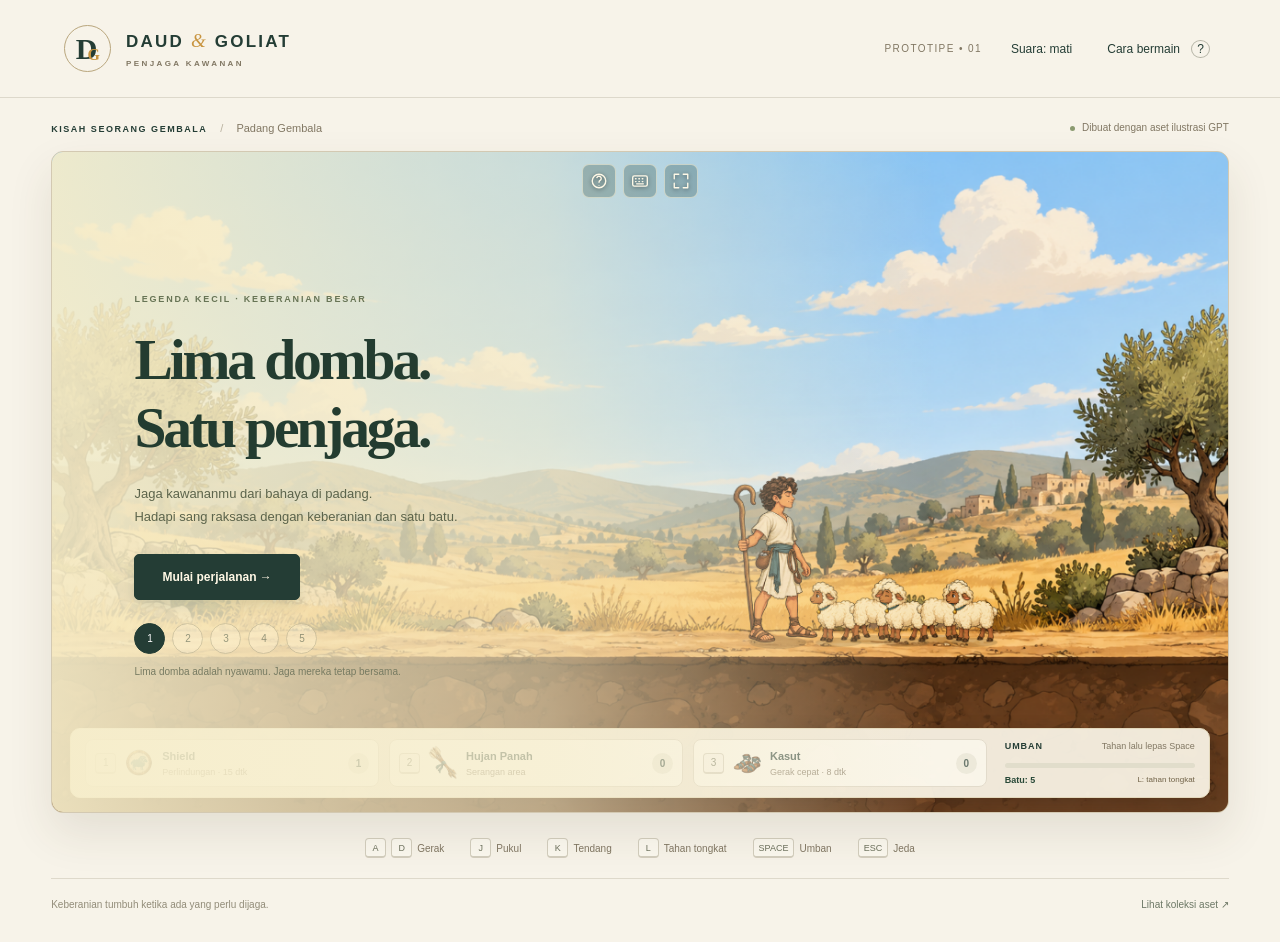
<file: index.html>
<!doctype html>
<html lang="id"><head><meta charset="utf-8"><meta name="viewport" content="width=device-width,initial-scale=1,viewport-fit=cover"><title>Daud & Goliat — Penjaga Kawanan</title><link rel="stylesheet" href="game/style.css?v=opening-once1"></head>
<body><header class="masthead"><a class="brand" href="./"><span class="brand-mark">D<span>G</span></span><span>DAUD <i>&</i> GOLIAT<small>PENJAGA KAWANAN</small></span></a><div class="header-right"><span class="edition">PROTOTIPE • 01</span><button id="sound" class="quiet" aria-label="Aktifkan suara">Suara: mati</button><button id="help" class="quiet">Cara bermain <span>?</span></button></div></header>
<main><div class="above"><span><b id="chapter">KISAH SEORANG GEMBALA</b><span class="divider">/</span><span id="stage-name">Padang Gembala</span></span><span class="status-dot">Dibuat dengan aset ilustrasi GPT</span></div>
<section class="arena" aria-label="Arena permainan"><canvas id="game" width="1280" height="720" tabindex="0" aria-label="Game Daud dan Goliat. Gunakan A D untuk bergerak, J K L untuk menyerang, Space untuk umban."></canvas>
<div id="hud" class="hud hidden"><div class="flock"><small>KAWANANMU</small><div id="sheep-icons" aria-label="Lima domba tersisa"></div><span id="sheep-count">5 / 5 terlindungi</span></div><div class="wave-info"><span id="wave-label">GELOMBANG 1 / 3</span><small id="enemy-count">3 musuh tersisa</small></div><button id="pause" class="pause" aria-label="Jeda permainan">Ⅱ</button></div>
<div id="boss" class="boss hidden"><div><span>GOLIAT</span><small id="boss-state">Raksasa lembah</small></div><div class="boss-track"><div id="boss-fill"></div></div></div>
<div id="toast" class="toast hidden" role="status"></div><div id="buffs" class="buffs"></div>
<section class="toolbelt" aria-label="Item dan kekuatan umban"><div class="inventory"><button class="item" data-item="0" aria-label="Shield: lindungi domba 15 detik" title="Semua domba kebal selama 15 detik"><kbd>1</kbd><img src="assets/generated/items/shield.png" alt=""><span>Shield<small id="item-note-0">Perlindungan · 15 dtk</small></span><b id="stock-0">1</b></button><button class="item" data-item="1" aria-label="Hujan panah" title="Mengalahkan musuh biasa dalam radius 280; Goliat menerima 90 damage"><kbd>2</kbd><img src="assets/generated/items/arrow.png" alt=""><span>Hujan Panah<small id="item-note-1">Serangan area</small></span><b id="stock-1">0</b></button><button class="item" data-item="2" aria-label="Kasut: gerak cepat" title="Kecepatan +50% selama 8 detik"><kbd>3</kbd><img src="assets/generated/items/kasut.png" alt=""><span>Kasut<small id="item-note-2">Gerak cepat · 8 dtk</small></span><b id="stock-2">0</b></button></div><div class="sling-meter"><div><span id="weapon-label">UMBAN</span><small id="charge-label">Tahan lalu lepas Space</small></div><div class="charge-track"><div id="charge-fill"></div></div><div class="ammo-status"><b id="ammo-count">Batu: 5</b><span>L: tahan tongkat</span></div></div></section>
<div class="touch-controls" aria-label="Kontrol sentuh"><div class="touch-move"><button data-hold="left" aria-label="Gerak kiri" title="Gerak kiri"><svg viewBox="0 0 32 32" aria-hidden="true" fill="none" stroke="currentColor" stroke-width="2.4" stroke-linecap="round" stroke-linejoin="round"><path d="M21 7 11 16l10 9M11 16h15"/></svg></button><button data-hold="right" aria-label="Gerak kanan" title="Gerak kanan"><svg viewBox="0 0 32 32" aria-hidden="true" fill="none" stroke="currentColor" stroke-width="2.4" stroke-linecap="round" stroke-linejoin="round"><path d="m11 7 10 9-10 9M6 16h15"/></svg></button></div><div class="touch-actions"><button data-action="punch" aria-label="Pukul" title="Pukul"><svg viewBox="0 0 32 32" aria-hidden="true" fill="none" stroke="currentColor" stroke-width="2.4" stroke-linecap="round" stroke-linejoin="round"><path d="M9 25 5 16l3-4 4 3V7a2 2 0 0 1 4 0v6-8a2 2 0 0 1 4 0v8-6a2 2 0 0 1 4 0v8-4a2 2 0 0 1 4 0v10l-6 7H12Z"/></svg></button><button data-action="kick" aria-label="Tendang" title="Tendang"><svg viewBox="0 0 32 32" aria-hidden="true" fill="none" stroke="currentColor" stroke-width="2.4" stroke-linecap="round" stroke-linejoin="round"><path d="m9 5 8 3-4 11 12 2 3 5H9l-4-5 6-11"/></svg></button><button data-hold="staff" aria-label="Tahan lalu lepas untuk tongkat kuat" title="Tahan lalu lepas untuk tongkat kuat"><svg viewBox="0 0 32 32" aria-hidden="true" fill="none" stroke="currentColor" stroke-width="2.4" stroke-linecap="round" stroke-linejoin="round"><path d="m11 28 7-19c3-7 11-2 7 3l-2 2M5 9l4 2M8 3l2 4"/></svg></button><button data-hold="sling" aria-label="Tahan lalu lepas untuk menembak batu" title="Tahan lalu lepas untuk menembak batu"><svg viewBox="0 0 32 32" aria-hidden="true" fill="none" stroke="currentColor" stroke-width="2.4" stroke-linecap="round" stroke-linejoin="round"><path d="M6 5c0 8 5 12 10 13C21 17 26 13 26 5M16 18v11M6 5l10 5 10-5"/><circle cx="16" cy="8" r="3"/></svg></button></div></div><div class="device-tools"><button id="mobile-help" aria-label="Cara bermain" title="Cara bermain"><svg viewBox="0 0 32 32" aria-hidden="true" fill="none" stroke="currentColor" stroke-width="2.4"><circle cx="16" cy="16" r="12"/><path d="M12 11a4 4 0 1 1 6 4c-2 1-2 2-2 4M16 23v1"/></svg></button><button id="input-mode" aria-label="Ganti metode kontrol" title="Ganti metode kontrol"><svg viewBox="0 0 32 32" aria-hidden="true" fill="none" stroke="currentColor" stroke-width="2.4" stroke-linecap="round" stroke-linejoin="round"><rect x="3" y="7" width="26" height="18" rx="3"/><path d="M8 12h1m5 0h1m5 0h1M8 17h1m5 0h1m5 0h1M10 21h12"/></svg></button><button id="fullscreen" aria-label="Layar penuh landscape" title="Layar penuh landscape"><svg viewBox="0 0 32 32" aria-hidden="true" fill="none" stroke="currentColor" stroke-width="2.4" stroke-linecap="round" stroke-linejoin="round"><path d="M4 12V4h8M20 4h8v8M28 20v8h-8M12 28H4v-8"/></svg></button></div>
<div id="overlay" class="overlay"><div class="intro" id="panel"><span class="eyebrow">LEGENDA KECIL · KEBERANIAN BESAR</span><h1>Lima domba.<br>Satu penjaga.</h1><p>Jaga kawananmu dari bahaya di padang.<br>Hadapi sang raksasa dengan keberanian dan satu batu.</p><button id="start" class="primary" disabled>Menyiapkan padang…</button><div id="stage-select" class="stage-select"></div><span id="loading" class="loading">Memuat karakter dan latar</span></div></div>
</section>

<section class="controls"><span><kbd>A</kbd><kbd>D</kbd> Gerak</span><span><kbd>J</kbd> Pukul</span><span><kbd>K</kbd> Tendang</span><span><kbd>L</kbd> Tahan tongkat</span><span><kbd>SPACE</kbd> Umban</span><span><kbd>ESC</kbd> Jeda</span></section>

<div id="rotate-notice" class="rotate-notice" role="status"><svg viewBox="0 0 32 32" aria-hidden="true" fill="none" stroke="currentColor" stroke-width="2.4" stroke-linecap="round" stroke-linejoin="round"><rect x="8" y="3" width="16" height="26" rx="3" transform="rotate(30 16 16)"/><path d="M3 12C3 4 10 1 15 2M2 7l1 5 5-2"/></svg><h2>Putar ponsel ke samping</h2><p>Mainkan dalam landscape agar seluruh arena dan tombol terlihat.</p></div><footer><span>Keberanian tumbuh ketika ada yang perlu dijaga.</span><a href="assets/preview.html">Lihat koleksi aset ↗</a></footer></main><script type="module" src="game/main.mjs?v=opening-once1"></script></body></html>
</file>
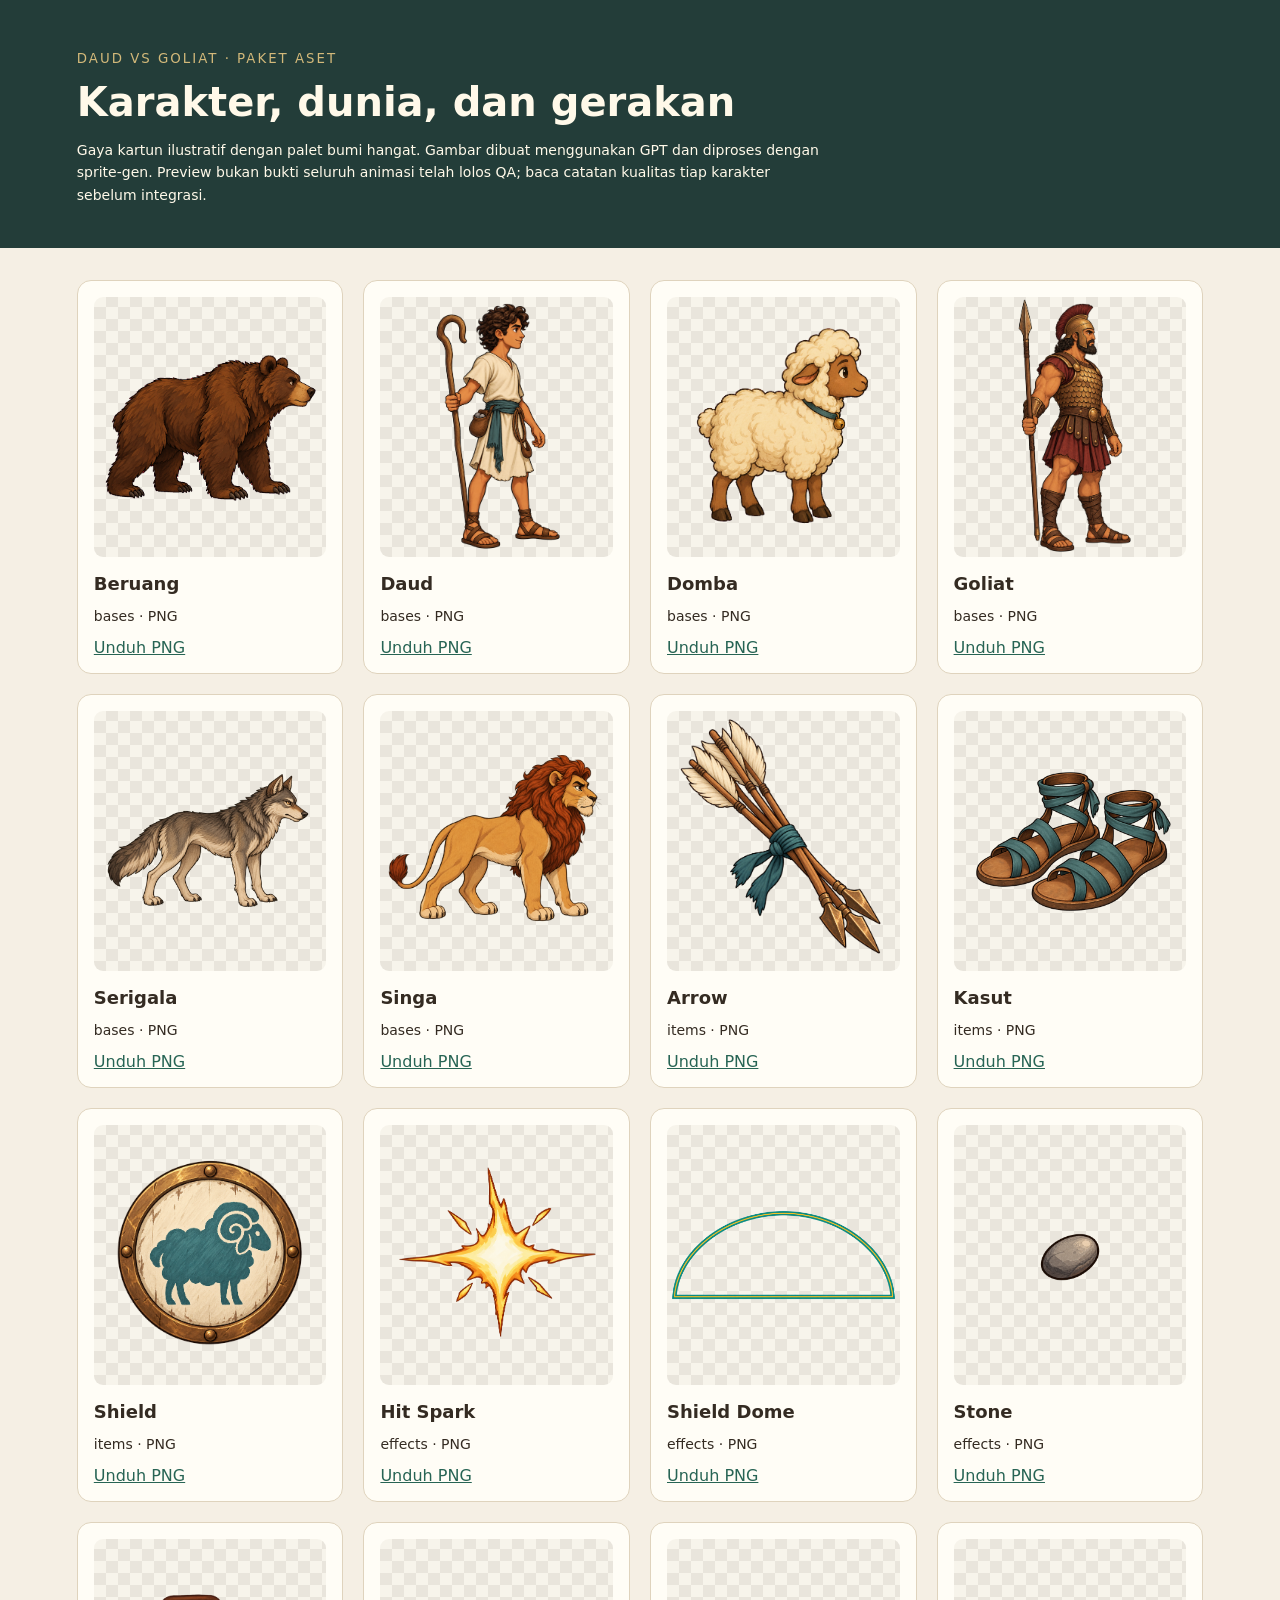
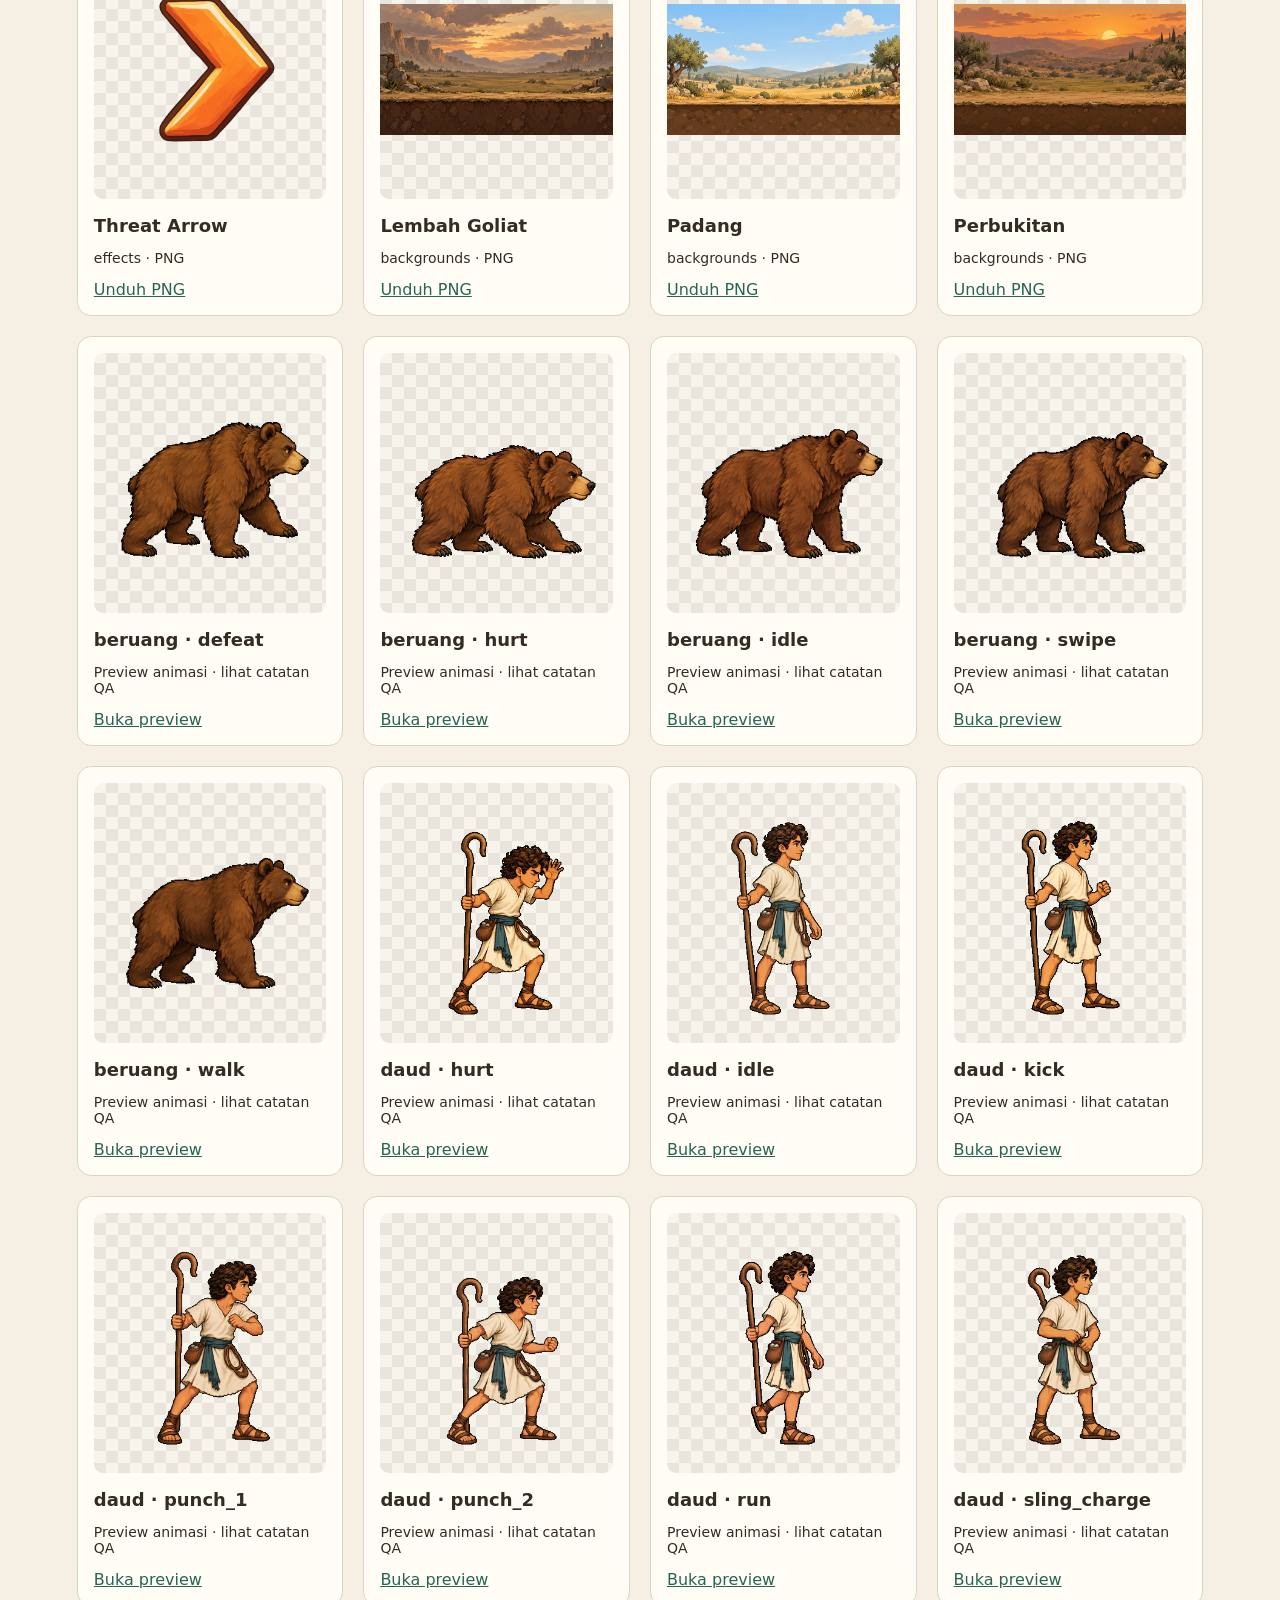
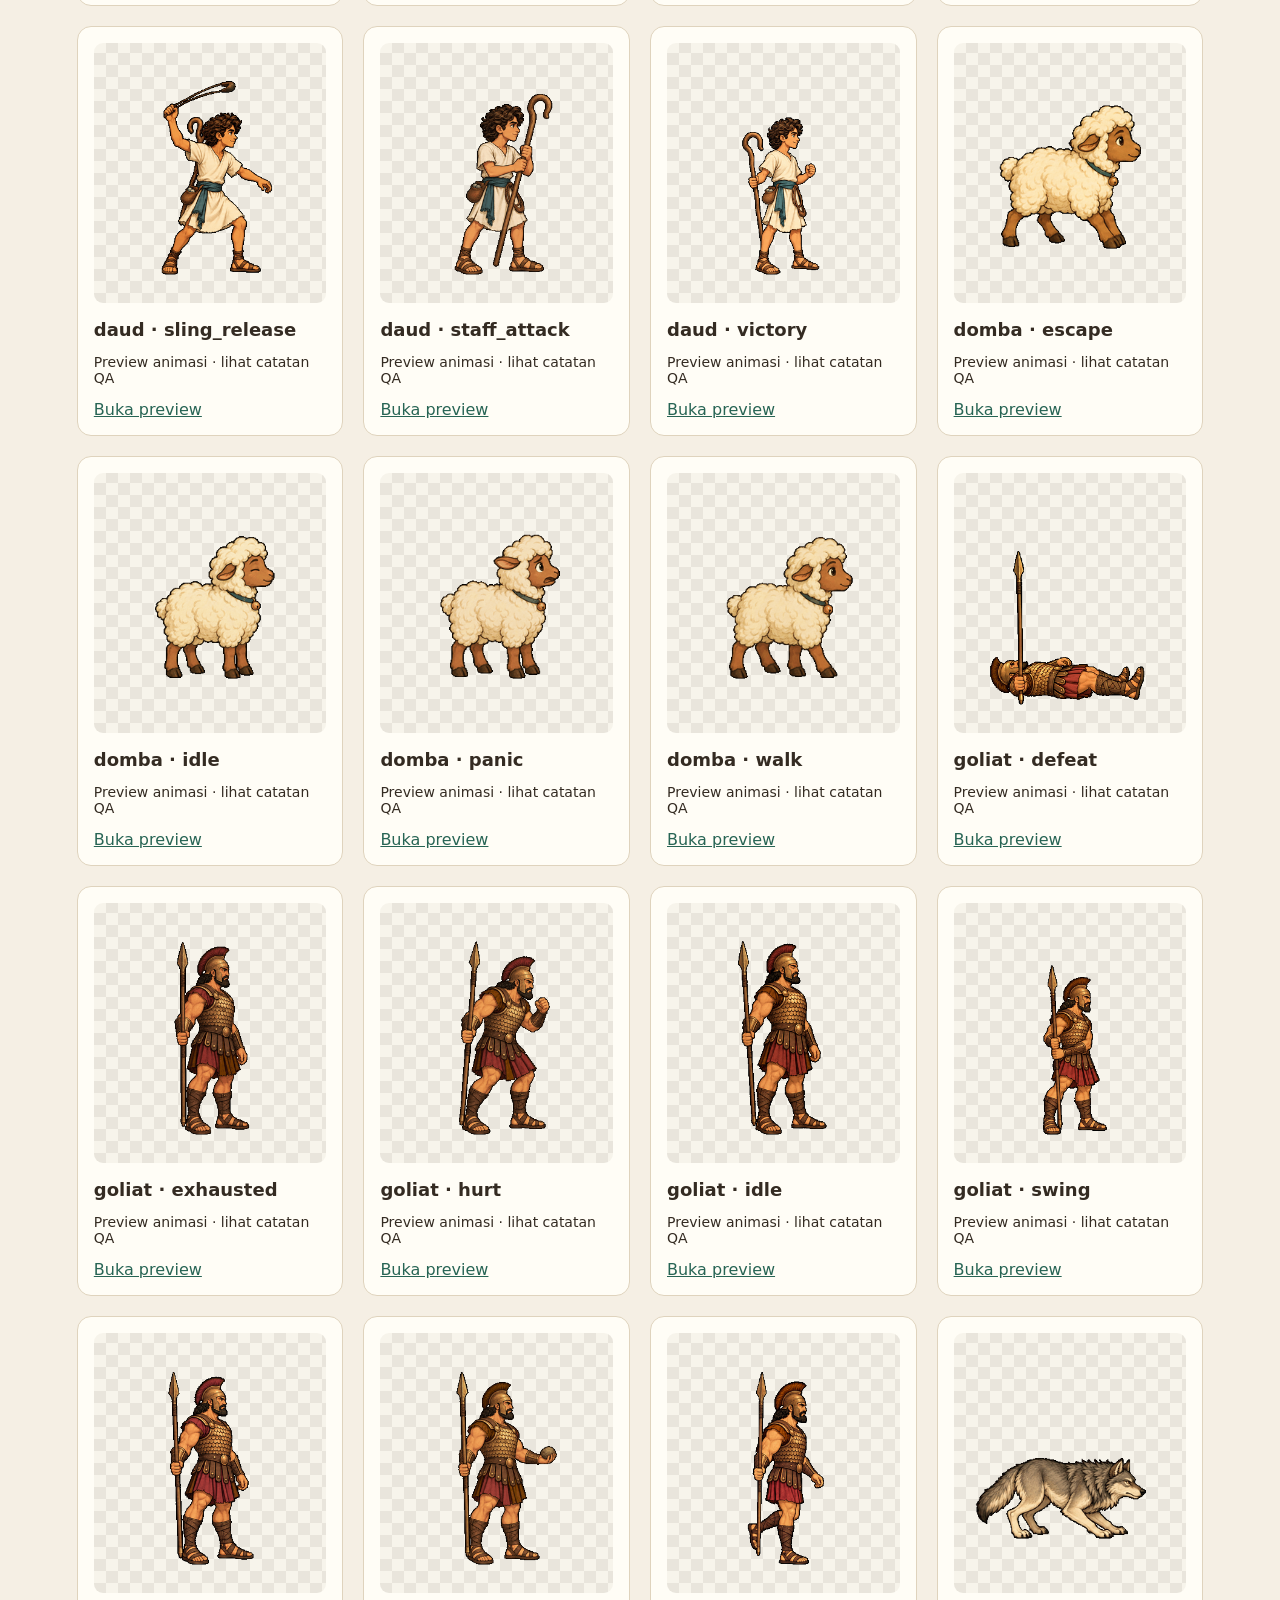
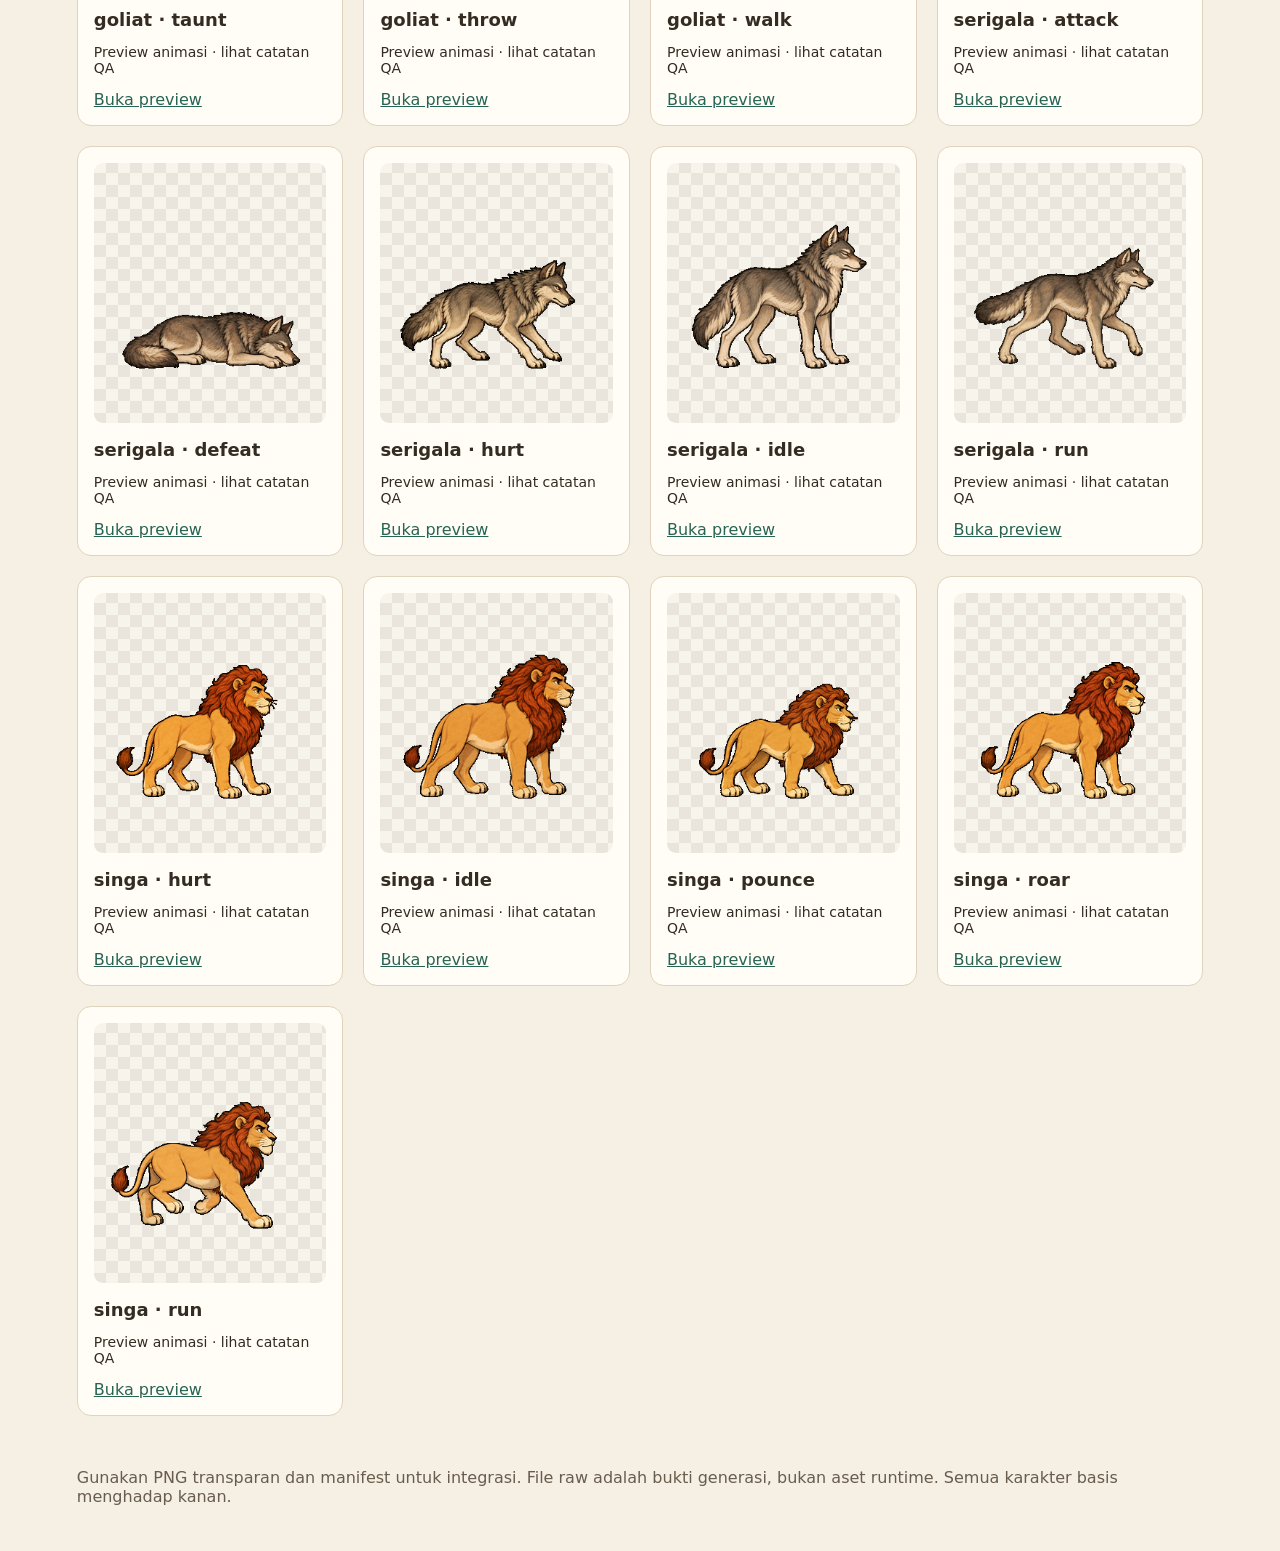
<file: assets/preview.html>
<!doctype html><html lang="id"><meta charset="utf-8"><meta name="viewport" content="width=device-width,initial-scale=1"><title>Aset Daud vs Goliat</title><style>*{box-sizing:border-box}body{margin:0;background:#f5efe4;color:#342b22;font:16px system-ui,sans-serif}header{padding:48px 6vw 28px;background:#233d39;color:#fff9e9}header small{color:#d3b97a;letter-spacing:.15em}h1{font-size:40px;margin:12px 0}header p{max-width:750px;line-height:1.6}main{display:grid;grid-template-columns:repeat(auto-fit,minmax(260px,1fr));gap:20px;padding:32px 6vw}article{background:#fffdf6;border:1px solid #dfd3bd;border-radius:14px;padding:16px;overflow:hidden}.image{height:260px;background:repeating-conic-gradient(#e9e5dc 0 25%,#f7f4eb 0 50%) 0/24px 24px;border-radius:9px;display:flex;align-items:center;justify-content:center}.image img{max-width:100%;max-height:100%;object-fit:contain}h3{margin:16px 0 6px;font-size:18px}p{font-size:14px;color:inherit}a{color:#276454}footer{padding:20px 6vw 45px;color:#685c4c}</style><header><small>DAUD VS GOLIAT · PAKET ASET</small><h1>Karakter, dunia, dan gerakan</h1><p>Gaya kartun ilustratif dengan palet bumi hangat. Gambar dibuat menggunakan GPT dan diproses dengan sprite-gen. Preview bukan bukti seluruh animasi telah lolos QA; baca catatan kualitas tiap karakter sebelum integrasi.</p></header><main><article><div class="image"><img loading="lazy" src="generated/bases/beruang.png" alt="beruang"></div><h3>Beruang</h3><p>bases · PNG</p><a href="generated/bases/beruang.png" download>Unduh PNG</a></article><article><div class="image"><img loading="lazy" src="generated/bases/daud.png" alt="daud"></div><h3>Daud</h3><p>bases · PNG</p><a href="generated/bases/daud.png" download>Unduh PNG</a></article><article><div class="image"><img loading="lazy" src="generated/bases/domba.png" alt="domba"></div><h3>Domba</h3><p>bases · PNG</p><a href="generated/bases/domba.png" download>Unduh PNG</a></article><article><div class="image"><img loading="lazy" src="generated/bases/goliat.png" alt="goliat"></div><h3>Goliat</h3><p>bases · PNG</p><a href="generated/bases/goliat.png" download>Unduh PNG</a></article><article><div class="image"><img loading="lazy" src="generated/bases/serigala.png" alt="serigala"></div><h3>Serigala</h3><p>bases · PNG</p><a href="generated/bases/serigala.png" download>Unduh PNG</a></article><article><div class="image"><img loading="lazy" src="generated/bases/singa.png" alt="singa"></div><h3>Singa</h3><p>bases · PNG</p><a href="generated/bases/singa.png" download>Unduh PNG</a></article><article><div class="image"><img loading="lazy" src="generated/items/arrow.png" alt="arrow"></div><h3>Arrow</h3><p>items · PNG</p><a href="generated/items/arrow.png" download>Unduh PNG</a></article><article><div class="image"><img loading="lazy" src="generated/items/kasut.png" alt="kasut"></div><h3>Kasut</h3><p>items · PNG</p><a href="generated/items/kasut.png" download>Unduh PNG</a></article><article><div class="image"><img loading="lazy" src="generated/items/shield.png" alt="shield"></div><h3>Shield</h3><p>items · PNG</p><a href="generated/items/shield.png" download>Unduh PNG</a></article><article><div class="image"><img loading="lazy" src="generated/effects/hit_spark.png" alt="hit_spark"></div><h3>Hit Spark</h3><p>effects · PNG</p><a href="generated/effects/hit_spark.png" download>Unduh PNG</a></article><article><div class="image"><img loading="lazy" src="generated/effects/shield_dome.png" alt="shield_dome"></div><h3>Shield Dome</h3><p>effects · PNG</p><a href="generated/effects/shield_dome.png" download>Unduh PNG</a></article><article><div class="image"><img loading="lazy" src="generated/effects/stone.png" alt="stone"></div><h3>Stone</h3><p>effects · PNG</p><a href="generated/effects/stone.png" download>Unduh PNG</a></article><article><div class="image"><img loading="lazy" src="generated/effects/threat_arrow.png" alt="threat_arrow"></div><h3>Threat Arrow</h3><p>effects · PNG</p><a href="generated/effects/threat_arrow.png" download>Unduh PNG</a></article><article><div class="image"><img loading="lazy" src="generated/backgrounds/lembah_goliat.png" alt="lembah_goliat"></div><h3>Lembah Goliat</h3><p>backgrounds · PNG</p><a href="generated/backgrounds/lembah_goliat.png" download>Unduh PNG</a></article><article><div class="image"><img loading="lazy" src="generated/backgrounds/padang.png" alt="padang"></div><h3>Padang</h3><p>backgrounds · PNG</p><a href="generated/backgrounds/padang.png" download>Unduh PNG</a></article><article><div class="image"><img loading="lazy" src="generated/backgrounds/perbukitan.png" alt="perbukitan"></div><h3>Perbukitan</h3><p>backgrounds · PNG</p><a href="generated/backgrounds/perbukitan.png" download>Unduh PNG</a></article><article><div class="image"><img loading="lazy" src="generated/sprites/beruang/exports/defeat.gif" alt="beruang defeat"></div><h3>beruang · defeat</h3><p>Preview animasi · lihat catatan QA</p><a href="generated/sprites/beruang/exports/defeat.gif">Buka preview</a></article><article><div class="image"><img loading="lazy" src="generated/sprites/beruang/exports/hurt.gif" alt="beruang hurt"></div><h3>beruang · hurt</h3><p>Preview animasi · lihat catatan QA</p><a href="generated/sprites/beruang/exports/hurt.gif">Buka preview</a></article><article><div class="image"><img loading="lazy" src="generated/sprites/beruang/exports/idle.gif" alt="beruang idle"></div><h3>beruang · idle</h3><p>Preview animasi · lihat catatan QA</p><a href="generated/sprites/beruang/exports/idle.gif">Buka preview</a></article><article><div class="image"><img loading="lazy" src="generated/sprites/beruang/exports/swipe.gif" alt="beruang swipe"></div><h3>beruang · swipe</h3><p>Preview animasi · lihat catatan QA</p><a href="generated/sprites/beruang/exports/swipe.gif">Buka preview</a></article><article><div class="image"><img loading="lazy" src="generated/sprites/beruang/exports/walk.gif" alt="beruang walk"></div><h3>beruang · walk</h3><p>Preview animasi · lihat catatan QA</p><a href="generated/sprites/beruang/exports/walk.gif">Buka preview</a></article><article><div class="image"><img loading="lazy" src="generated/sprites/daud/exports/hurt.gif" alt="daud hurt"></div><h3>daud · hurt</h3><p>Preview animasi · lihat catatan QA</p><a href="generated/sprites/daud/exports/hurt.gif">Buka preview</a></article><article><div class="image"><img loading="lazy" src="generated/sprites/daud/exports/idle.gif" alt="daud idle"></div><h3>daud · idle</h3><p>Preview animasi · lihat catatan QA</p><a href="generated/sprites/daud/exports/idle.gif">Buka preview</a></article><article><div class="image"><img loading="lazy" src="generated/sprites/daud/exports/kick.gif" alt="daud kick"></div><h3>daud · kick</h3><p>Preview animasi · lihat catatan QA</p><a href="generated/sprites/daud/exports/kick.gif">Buka preview</a></article><article><div class="image"><img loading="lazy" src="generated/sprites/daud/exports/punch_1.gif" alt="daud punch_1"></div><h3>daud · punch_1</h3><p>Preview animasi · lihat catatan QA</p><a href="generated/sprites/daud/exports/punch_1.gif">Buka preview</a></article><article><div class="image"><img loading="lazy" src="generated/sprites/daud/exports/punch_2.gif" alt="daud punch_2"></div><h3>daud · punch_2</h3><p>Preview animasi · lihat catatan QA</p><a href="generated/sprites/daud/exports/punch_2.gif">Buka preview</a></article><article><div class="image"><img loading="lazy" src="generated/sprites/daud/exports/run.gif" alt="daud run"></div><h3>daud · run</h3><p>Preview animasi · lihat catatan QA</p><a href="generated/sprites/daud/exports/run.gif">Buka preview</a></article><article><div class="image"><img loading="lazy" src="generated/sprites/daud/exports/sling_charge.gif" alt="daud sling_charge"></div><h3>daud · sling_charge</h3><p>Preview animasi · lihat catatan QA</p><a href="generated/sprites/daud/exports/sling_charge.gif">Buka preview</a></article><article><div class="image"><img loading="lazy" src="generated/sprites/daud/exports/sling_release.gif" alt="daud sling_release"></div><h3>daud · sling_release</h3><p>Preview animasi · lihat catatan QA</p><a href="generated/sprites/daud/exports/sling_release.gif">Buka preview</a></article><article><div class="image"><img loading="lazy" src="generated/sprites/daud/exports/staff_attack.gif" alt="daud staff_attack"></div><h3>daud · staff_attack</h3><p>Preview animasi · lihat catatan QA</p><a href="generated/sprites/daud/exports/staff_attack.gif">Buka preview</a></article><article><div class="image"><img loading="lazy" src="generated/sprites/daud/exports/victory.gif" alt="daud victory"></div><h3>daud · victory</h3><p>Preview animasi · lihat catatan QA</p><a href="generated/sprites/daud/exports/victory.gif">Buka preview</a></article><article><div class="image"><img loading="lazy" src="generated/sprites/domba/exports/escape.gif" alt="domba escape"></div><h3>domba · escape</h3><p>Preview animasi · lihat catatan QA</p><a href="generated/sprites/domba/exports/escape.gif">Buka preview</a></article><article><div class="image"><img loading="lazy" src="generated/sprites/domba/exports/idle.gif" alt="domba idle"></div><h3>domba · idle</h3><p>Preview animasi · lihat catatan QA</p><a href="generated/sprites/domba/exports/idle.gif">Buka preview</a></article><article><div class="image"><img loading="lazy" src="generated/sprites/domba/exports/panic.gif" alt="domba panic"></div><h3>domba · panic</h3><p>Preview animasi · lihat catatan QA</p><a href="generated/sprites/domba/exports/panic.gif">Buka preview</a></article><article><div class="image"><img loading="lazy" src="generated/sprites/domba/exports/walk.gif" alt="domba walk"></div><h3>domba · walk</h3><p>Preview animasi · lihat catatan QA</p><a href="generated/sprites/domba/exports/walk.gif">Buka preview</a></article><article><div class="image"><img loading="lazy" src="generated/sprites/goliat/exports/defeat.gif" alt="goliat defeat"></div><h3>goliat · defeat</h3><p>Preview animasi · lihat catatan QA</p><a href="generated/sprites/goliat/exports/defeat.gif">Buka preview</a></article><article><div class="image"><img loading="lazy" src="generated/sprites/goliat/exports/exhausted.gif" alt="goliat exhausted"></div><h3>goliat · exhausted</h3><p>Preview animasi · lihat catatan QA</p><a href="generated/sprites/goliat/exports/exhausted.gif">Buka preview</a></article><article><div class="image"><img loading="lazy" src="generated/sprites/goliat/exports/hurt.gif" alt="goliat hurt"></div><h3>goliat · hurt</h3><p>Preview animasi · lihat catatan QA</p><a href="generated/sprites/goliat/exports/hurt.gif">Buka preview</a></article><article><div class="image"><img loading="lazy" src="generated/sprites/goliat/exports/idle.gif" alt="goliat idle"></div><h3>goliat · idle</h3><p>Preview animasi · lihat catatan QA</p><a href="generated/sprites/goliat/exports/idle.gif">Buka preview</a></article><article><div class="image"><img loading="lazy" src="generated/sprites/goliat/exports/swing.gif" alt="goliat swing"></div><h3>goliat · swing</h3><p>Preview animasi · lihat catatan QA</p><a href="generated/sprites/goliat/exports/swing.gif">Buka preview</a></article><article><div class="image"><img loading="lazy" src="generated/sprites/goliat/exports/taunt.gif" alt="goliat taunt"></div><h3>goliat · taunt</h3><p>Preview animasi · lihat catatan QA</p><a href="generated/sprites/goliat/exports/taunt.gif">Buka preview</a></article><article><div class="image"><img loading="lazy" src="generated/sprites/goliat/exports/throw.gif" alt="goliat throw"></div><h3>goliat · throw</h3><p>Preview animasi · lihat catatan QA</p><a href="generated/sprites/goliat/exports/throw.gif">Buka preview</a></article><article><div class="image"><img loading="lazy" src="generated/sprites/goliat/exports/walk.gif" alt="goliat walk"></div><h3>goliat · walk</h3><p>Preview animasi · lihat catatan QA</p><a href="generated/sprites/goliat/exports/walk.gif">Buka preview</a></article><article><div class="image"><img loading="lazy" src="generated/sprites/serigala/exports/attack.gif" alt="serigala attack"></div><h3>serigala · attack</h3><p>Preview animasi · lihat catatan QA</p><a href="generated/sprites/serigala/exports/attack.gif">Buka preview</a></article><article><div class="image"><img loading="lazy" src="generated/sprites/serigala/exports/defeat.gif" alt="serigala defeat"></div><h3>serigala · defeat</h3><p>Preview animasi · lihat catatan QA</p><a href="generated/sprites/serigala/exports/defeat.gif">Buka preview</a></article><article><div class="image"><img loading="lazy" src="generated/sprites/serigala/exports/hurt.gif" alt="serigala hurt"></div><h3>serigala · hurt</h3><p>Preview animasi · lihat catatan QA</p><a href="generated/sprites/serigala/exports/hurt.gif">Buka preview</a></article><article><div class="image"><img loading="lazy" src="generated/sprites/serigala/exports/idle.gif" alt="serigala idle"></div><h3>serigala · idle</h3><p>Preview animasi · lihat catatan QA</p><a href="generated/sprites/serigala/exports/idle.gif">Buka preview</a></article><article><div class="image"><img loading="lazy" src="generated/sprites/serigala/exports/run.gif" alt="serigala run"></div><h3>serigala · run</h3><p>Preview animasi · lihat catatan QA</p><a href="generated/sprites/serigala/exports/run.gif">Buka preview</a></article><article><div class="image"><img loading="lazy" src="generated/sprites/singa/exports/hurt.gif" alt="singa hurt"></div><h3>singa · hurt</h3><p>Preview animasi · lihat catatan QA</p><a href="generated/sprites/singa/exports/hurt.gif">Buka preview</a></article><article><div class="image"><img loading="lazy" src="generated/sprites/singa/exports/idle.gif" alt="singa idle"></div><h3>singa · idle</h3><p>Preview animasi · lihat catatan QA</p><a href="generated/sprites/singa/exports/idle.gif">Buka preview</a></article><article><div class="image"><img loading="lazy" src="generated/sprites/singa/exports/pounce.gif" alt="singa pounce"></div><h3>singa · pounce</h3><p>Preview animasi · lihat catatan QA</p><a href="generated/sprites/singa/exports/pounce.gif">Buka preview</a></article><article><div class="image"><img loading="lazy" src="generated/sprites/singa/exports/roar.gif" alt="singa roar"></div><h3>singa · roar</h3><p>Preview animasi · lihat catatan QA</p><a href="generated/sprites/singa/exports/roar.gif">Buka preview</a></article><article><div class="image"><img loading="lazy" src="generated/sprites/singa/exports/run.gif" alt="singa run"></div><h3>singa · run</h3><p>Preview animasi · lihat catatan QA</p><a href="generated/sprites/singa/exports/run.gif">Buka preview</a></article></main><footer>Gunakan PNG transparan dan manifest untuk integrasi. File raw adalah bukti generasi, bukan aset runtime. Semua karakter basis menghadap kanan.</footer></html>
</file>
<file: game/style.css>
:root{color-scheme:light;--ink:#243d35;--muted:#817763;--paper:#f7f3e9;--gold:#c8943f}*{box-sizing:border-box}body{margin:0;background:var(--paper);color:var(--ink);font-family:'DM Sans',Arial,sans-serif}button,a{-webkit-tap-highlight-color:transparent}button{font:inherit;cursor:pointer}button:disabled{cursor:default;opacity:.45}button:focus-visible,a:focus-visible{outline:3px solid #c88f35;outline-offset:4px}.masthead{max-width:1480px;margin:auto;padding:25px 5%;display:flex;align-items:center;justify-content:space-between;border-bottom:1px solid #ddd8cb}.brand{text-decoration:none;color:var(--ink);display:flex;align-items:center;gap:15px;letter-spacing:.13em;font-weight:700;font-size:17px}.brand i{color:var(--gold);font:italic 19px Georgia}.brand small{display:block;font-size:8px;letter-spacing:.3em;margin-top:7px;color:var(--muted)}.brand-mark{font-family:Georgia;font-size:30px;letter-spacing:-6px;border:1px solid #b9a67d;border-radius:50%;width:47px;height:47px;display:grid;place-content:center;position:relative;padding-right:8px}.brand-mark span{font-size:16px;position:absolute;right:10px;bottom:7px;letter-spacing:0;color:var(--gold)}.header-right{display:flex;align-items:center;gap:23px}.edition{font-size:10px;letter-spacing:.14em;color:var(--muted)}.quiet{border:0;background:none;color:var(--ink);font-size:12px}.quiet span{border:1px solid #b6b5a7;border-radius:50%;margin-left:8px;padding:1px 5px}main{max-width:1400px;margin:auto;padding:24px 4%}.above{display:flex;justify-content:space-between;margin-bottom:17px;font-size:11px;color:var(--muted)}.above b{font-size:9px;letter-spacing:.17em;color:var(--ink)}.divider{margin:0 13px;color:#b8b19f}.status-dot{font-size:10px}.status-dot:before{content:'';width:5px;height:5px;display:inline-block;border-radius:50%;background:#8b9a70;margin-right:7px}.arena{position:relative;aspect-ratio:16/9;border-radius:12px;overflow:hidden;background:#dbca9d;box-shadow:0 20px 45px #4a40241c;border:1px solid #d3c9b2}canvas{display:block;width:100%;height:100%;outline:none}.overlay{position:absolute;inset:0;background:linear-gradient(90deg,#f6edc9eb,#f6edc99c 42%,#f6edc900 75%);display:flex;align-items:center;padding:7%;}.intro{max-width:610px}.eyebrow{font-size:9px;letter-spacing:.2em;font-weight:700;color:#677455}h1{font-family:'Libre Baskerville',Georgia,serif;font-size:clamp(30px,4.5vw,66px);line-height:1.18;letter-spacing:-.055em;margin:20px 0;color:#233c30}h2{font-family:'Libre Baskerville',Georgia,serif;font-size:clamp(26px,3vw,42px);line-height:1.2;margin:14px 0}.intro p{font-size:13px;line-height:1.8;color:#5c644b;margin:0 0 25px}.primary{background:var(--ink);border:1px solid var(--ink);border-radius:5px;color:#fff8e5;padding:15px 27px;font-size:12px;font-weight:600;box-shadow:0 6px 12px #2440341f}.primary:hover{background:#365447}.secondary{border:1px solid #9e9e84;border-radius:5px;background:#f7f0d7b8;color:var(--ink);padding:14px 20px;margin-left:8px;font-size:12px}.stage-select{display:flex;gap:7px;margin-top:23px}.stage-select button{border:1px solid #aba78c;color:var(--ink);background:#fff7df9e;width:31px;height:31px;border-radius:50%;font-size:10px}.stage-select button.selected{background:var(--ink);color:white;border-color:var(--ink)}.loading{display:block;font-size:10px;color:#777b62;margin-top:12px}.hud{position:absolute;inset:22px 26px auto;display:flex;gap:20px;align-items:flex-start;pointer-events:none}.flock{background:#fff8e7eb;border:1px solid #fffaf6;border-radius:8px;padding:12px 16px;box-shadow:0 4px 20px #2c332515}.flock small{font-size:8px;letter-spacing:.2em;font-weight:700}.flock #sheep-icons{display:flex;height:30px;margin:4px 0}.flock img{width:25px;height:28px;object-fit:contain;margin-right:3px}.flock img.lost{opacity:.18;filter:grayscale(1)}#sheep-count{font-size:9px;color:#777b62}.wave-info{margin-left:auto;text-align:right;padding:9px 13px;background:#fff8e7dc;border-radius:6px}.wave-info span{display:block;font-size:10px;letter-spacing:.13em;font-weight:700}.wave-info small{display:block;margin-top:5px;font-size:10px;color:#777b62}.pause{pointer-events:auto;background:#fff8e7e8;border:0;border-radius:6px;padding:11px 15px;color:var(--ink)}.toast{position:absolute;bottom:17%;left:50%;transform:translateX(-50%);max-width:80%;padding:10px 19px;border-radius:30px;background:#233d35ec;color:#fff9e4;font-size:12px;text-align:center;box-shadow:0 4px 20px #0002;pointer-events:none}.buffs{position:absolute;left:25px;bottom:24px;color:#f8f4de;font-size:12px;font-weight:600;text-shadow:0 1px 5px #132c28}.boss{position:absolute;left:32%;right:25%;top:27px;color:var(--ink)}.boss>div:first-child{display:flex;justify-content:space-between;font-size:11px;font-weight:700;letter-spacing:.1em}.boss small{font-size:9px;letter-spacing:0}.boss-track{height:7px;background:#48301e42;border-radius:8px;margin-top:7px;overflow:hidden}#boss-fill{height:100%;background:#a94c37;transition:width .1s}.toolbelt{display:flex;gap:28px;align-items:center;margin-top:21px}.inventory{display:flex;gap:12px;flex:1}.item{display:flex;align-items:center;position:relative;gap:8px;min-width:0;flex:1;border:1px solid #dcd5c4;background:#fffcf5;border-radius:8px;padding:12px 10px;text-align:left;color:var(--ink);transition:border-color .15s,transform .15s}.item:hover:not(:disabled){border-color:#a29465;transform:translateY(-2px)}kbd{display:inline-grid;place-items:center;min-width:21px;height:21px;padding:0 5px;border:1px solid #d3cebe;border-bottom-width:2px;border-radius:4px;font:10px 'DM Sans',sans-serif;color:#6c715d;background:#fbf8ef}.item img{width:40px;height:43px;object-fit:contain}.item>span{font-size:11px;font-weight:700;white-space:nowrap}.item small{display:block;font-weight:400;font-size:9px;color:var(--muted);margin-top:5px}.item b{margin-left:auto;display:grid;place-items:center;background:#ecebdc;border-radius:50%;width:21px;height:21px;font-size:10px}.sling-meter{width:210px}.sling-meter>div:first-child{display:flex;justify-content:space-between;gap:10px;font-size:9px;font-weight:700;letter-spacing:.1em}.sling-meter small{font-size:9px;letter-spacing:0;font-weight:400;color:var(--muted)}.charge-track{background:#e1ddcb;height:5px;border-radius:4px;margin-top:12px;overflow:hidden}#charge-fill{height:100%;width:0;background:var(--gold)}.controls{display:flex;justify-content:center;gap:26px;margin:25px 0 20px;color:var(--muted);font-size:10px}.controls span{display:flex;align-items:center;gap:5px}.controls kbd{font-size:9px;height:20px}footer{border-top:1px solid #ded9cb;padding:20px 0 8px;display:flex;justify-content:space-between;font-size:10px;color:#928c79}footer a{color:#6d7866;text-decoration:none}.hidden{display:none!important}.touch-controls{display:none}.help-copy{max-width:510px}.help-copy p{font-size:12px;margin-bottom:12px}.result-stars{color:#aa7b27;letter-spacing:8px;font-size:28px;margin:10px 0}.error{color:#993822!important}@media(max-width:800px){.masthead{padding:15px 4%}.edition,.status-dot{display:none}.header-right{gap:5px}.brand{font-size:12px;gap:8px}.brand-mark{width:37px;height:37px;font-size:24px}.brand small{font-size:6px}.quiet{font-size:10px}.toolbelt{gap:14px;flex-wrap:wrap}.inventory{width:100%;flex-basis:100%;gap:6px}.item{padding:7px 5px;gap:5px}.item img{width:26px;height:33px}.item>span{font-size:9px}.item small{font-size:7px}.item kbd{display:none}.sling-meter{width:100%}.controls{gap:10px;flex-wrap:wrap;margin:15px}.intro p{font-size:10px;margin-bottom:12px}h1{margin:9px 0;font-size:34px}.eyebrow{font-size:7px}.primary,.secondary{padding:10px 15px;font-size:10px}.stage-select{margin-top:12px}.loading{font-size:8px}.hud{inset:10px 12px auto}.flock{padding:5px 9px}.flock #sheep-icons{height:17px}.flock img{width:17px;height:19px}.flock small{font-size:6px}#sheep-count{font-size:7px}.wave-info{padding:5px 8px}.wave-info span{font-size:8px}.wave-info small{font-size:7px}.pause{padding:6px 10px}.toast{font-size:9px;padding:7px 12px;bottom:9%}.boss{top:13px;left:33%;right:29%}.boss small{display:none}.boss>div:first-child{font-size:8px}.buffs{font-size:9px;left:12px;bottom:10px}.touch-controls{display:flex;gap:7px;margin-bottom:15px;touch-action:none}.touch-controls button{flex:1;background:#e9e5d6;border:1px solid #cec8b3;border-radius:6px;padding:12px 2px;font-size:10px;color:var(--ink)}footer{font-size:8px}.help-copy p{font-size:9px;margin-bottom:6px}.help-copy h2{font-size:22px}main{padding-top:15px}}@media(prefers-reduced-motion:reduce){*{transition:none!important}}
.overlay.gospel-view{background:linear-gradient(90deg,#faf4e6f5,#faf4e6e8 65%,#faf4e6b8);padding:4% 7%;overflow-y:auto;align-items:safe center;overscroll-behavior:contain}
.gospel-view .intro{max-width:760px;width:100%}.gospel-message h2{font-size:clamp(24px,3vw,39px);line-height:1.25;margin:14px 0 18px;letter-spacing:-.035em}.gospel-view .gospel-message p{font-size:clamp(12px,1.25vw,16px);line-height:1.75;margin-bottom:20px;color:#3f5041}.gospel-message blockquote{margin:0 0 22px;padding:3px 0 3px 20px;border-left:3px solid #bc975a;font:italic clamp(13px,1.35vw,17px)/1.65 Georgia,serif;color:#42533d}.gospel-message cite{display:block;margin-top:10px;font:600 11px/1.5 Arial,sans-serif;letter-spacing:.04em;color:#7c6844}.gospel-message .primary{margin-bottom:6px}
@media(max-width:800px){.overlay.gospel-view{padding:20px 6%;align-items:flex-start}.gospel-message h2{font-size:23px;margin:10px 0 13px}.gospel-view .gospel-message p{font-size:12px;line-height:1.7}.gospel-message blockquote{font-size:13px;padding-left:13px}.gospel-message .eyebrow{font-size:8px}}

/* Keep the inventory and sling meter inside the playable viewport. */
.arena{--belt-height:70px}
.arena .toolbelt{position:absolute;left:18px;right:18px;bottom:14px;z-index:2;margin:0;min-height:var(--belt-height);display:flex;flex-wrap:nowrap;gap:18px;padding:10px 14px;background:#fbf6e8ed;border:1px solid #e3d8bc;border-radius:10px;box-shadow:0 4px 18px #241a1733}
.arena .inventory{width:auto;flex:1 1 0;gap:10px;min-width:0}
.arena .item{padding:5px 9px;background:#fffcf3;gap:7px}
.arena .item img{width:32px;height:36px}
.arena .item:disabled{opacity:.65}
.arena .sling-meter{width:190px;flex:0 0 190px}
.arena .overlay{z-index:5}
.arena .hud,.arena .boss{z-index:2}
.arena .toast{z-index:3;bottom:calc(var(--belt-height) + 30px)}
.arena .buffs{z-index:3;bottom:calc(var(--belt-height) + 32px)}
@media(max-width:1000px){.arena .toolbelt{gap:10px;padding:8px 10px}.arena .sling-meter{width:150px;flex-basis:150px}.arena .sling-meter>div:first-child{flex-direction:column;gap:4px}.arena .inventory{gap:6px}.arena .item{padding:5px}.arena .item small{font-size:8px}.arena .item img{width:28px}}
@media(max-width:800px){.arena{--belt-height:44px}.arena .toolbelt{left:7px;right:7px;bottom:6px;padding:4px 6px;gap:8px;border-radius:7px}.arena .inventory{gap:4px;flex-basis:0}.arena .item{gap:4px;padding:3px 4px;border-radius:5px}.arena .item img{width:23px;height:28px}.arena .item small{display:none}.arena .item>span{font-size:8px;white-space:normal}.arena .item b{width:16px;height:16px;flex:0 0 16px;font-size:8px}.arena .sling-meter{width:85px;flex-basis:85px}.arena .sling-meter>div:first-child{font-size:8px;gap:3px}.arena .sling-meter small{font-size:7px}.arena .charge-track{margin-top:6px;height:4px}.arena .buffs{bottom:calc(var(--belt-height) + 12px)}.arena .toast{bottom:calc(var(--belt-height) + 29px);font-size:8px}}

.ammo-status{display:flex;justify-content:space-between;gap:5px;margin-top:7px;font-size:9px;color:#716348}.ammo-status b{color:#294938}.ammo-status span{font-size:8px}@media(max-width:800px){.ammo-status{margin-top:4px;font-size:8px}.ammo-status span{display:none}}

.arena.cinematic .toolbelt,.arena.cinematic .hud,.arena.cinematic .boss,.arena.cinematic .toast,.arena.cinematic .buffs{visibility:hidden;pointer-events:none}
/* Device-aware controls: icons stay inside the 16:9 arena. */
.arena .touch-controls{display:none;position:absolute;inset:0;z-index:3;pointer-events:none;margin:0;touch-action:none;user-select:none;-webkit-user-select:none}
[data-input="touch"] .arena.touch-playing .touch-controls{display:block}
.touch-move,.touch-actions{position:absolute;bottom:12px;display:flex;gap:8px;pointer-events:auto}
.touch-move{left:12px}.touch-actions{right:12px;display:grid;grid-template-columns:repeat(2,1fr)}
.arena .touch-controls button{width:clamp(44px,7vw,62px);height:clamp(44px,7vw,62px);flex:none;padding:10px;border:1px solid #fff7dd9c;border-radius:50%;background:#18372f35;color:#fff9e7;box-shadow:0 2px 8px #0003;touch-action:none;-webkit-touch-callout:none}
.arena .touch-controls button:active{background:#dbc28b85;border-color:white;transform:scale(.94)}
.touch-controls svg,.device-tools svg{display:block;width:100%;height:100%;filter:drop-shadow(0 1px 2px #0007)}
.device-tools{position:absolute;left:50%;top:12px;transform:translateX(-50%);z-index:6;display:flex;gap:7px}
.device-tools button{width:34px;height:34px;padding:7px;border:1px solid #fff6dc88;border-radius:7px;background:#284b404a;color:#fff9e7;touch-action:manipulation}
.arena.cinematic .device-tools{visibility:hidden}
[data-input="touch"] .controls{display:none}
[data-input="touch"] .arena .toolbelt{left:50%;right:auto;transform:translateX(-50%);bottom:9px;width:42%;max-width:420px;min-height:0;display:flex;flex-direction:column;gap:5px;padding:6px;background:#173c324d;border-color:#fff7df66}
[data-input="touch"] .arena .inventory{width:100%;flex:auto;gap:6px}
[data-input="touch"] .arena .item{background:#fff4d728;border-color:#fff4dc66;justify-content:center;padding:4px;position:relative;min-height:36px}
[data-input="touch"] .arena .item>span,[data-input="touch"] .arena .item kbd{display:none}
[data-input="touch"] .arena .item img{width:27px;height:27px}
[data-input="touch"] .arena .item b{margin:0;width:17px;height:17px;flex:0 0 17px;background:#fff8e9d9}
[data-input="touch"] .arena .sling-meter{width:100%;flex:auto;color:#fff7df}
[data-input="touch"] .arena .sling-meter>div:first-child{flex-direction:row;font-size:8px;gap:4px}
[data-input="touch"] .arena .sling-meter small,[data-input="touch"] .arena .ammo-status b{color:#fff7df;font-size:8px}
[data-input="touch"] .arena .ammo-status span{display:none}
[data-input="touch"] .arena .charge-track{margin-top:5px}
[data-input="touch"] .arena .ammo-status{margin-top:4px}
[data-input="touch"] .arena .toast{bottom:130px}
[data-input="touch"] .arena .buffs{left:12px;bottom:90px}
.rotate-notice{display:none}
[data-mobile="true"] body{background:#102820}
[data-mobile="true"] .masthead,[data-mobile="true"] .above,[data-mobile="true"] footer,[data-mobile="true"] .controls{display:none}
[data-mobile="true"] main{width:100%;max-width:none;height:100dvh;padding:env(safe-area-inset-top) env(safe-area-inset-right) env(safe-area-inset-bottom) env(safe-area-inset-left);display:flex;align-items:center;justify-content:center}
[data-mobile="true"] .arena{width:min(100%,calc((100dvh - env(safe-area-inset-top) - env(safe-area-inset-bottom)) * 16 / 9));flex:none;border:0;border-radius:0;box-shadow:none}
[data-mobile="true"][data-portrait="true"] .rotate-notice{position:fixed;inset:0;z-index:100;display:flex;flex-direction:column;align-items:center;justify-content:center;background:#173c32;color:#fff4d5;padding:30px;text-align:center}
.rotate-notice svg{width:72px;height:72px;margin-bottom:20px}.rotate-notice h2{font-size:25px}.rotate-notice p{font-size:14px;line-height:1.7;max-width:320px}
[data-input="keyboard"] .arena .touch-controls{display:none}
</file>
